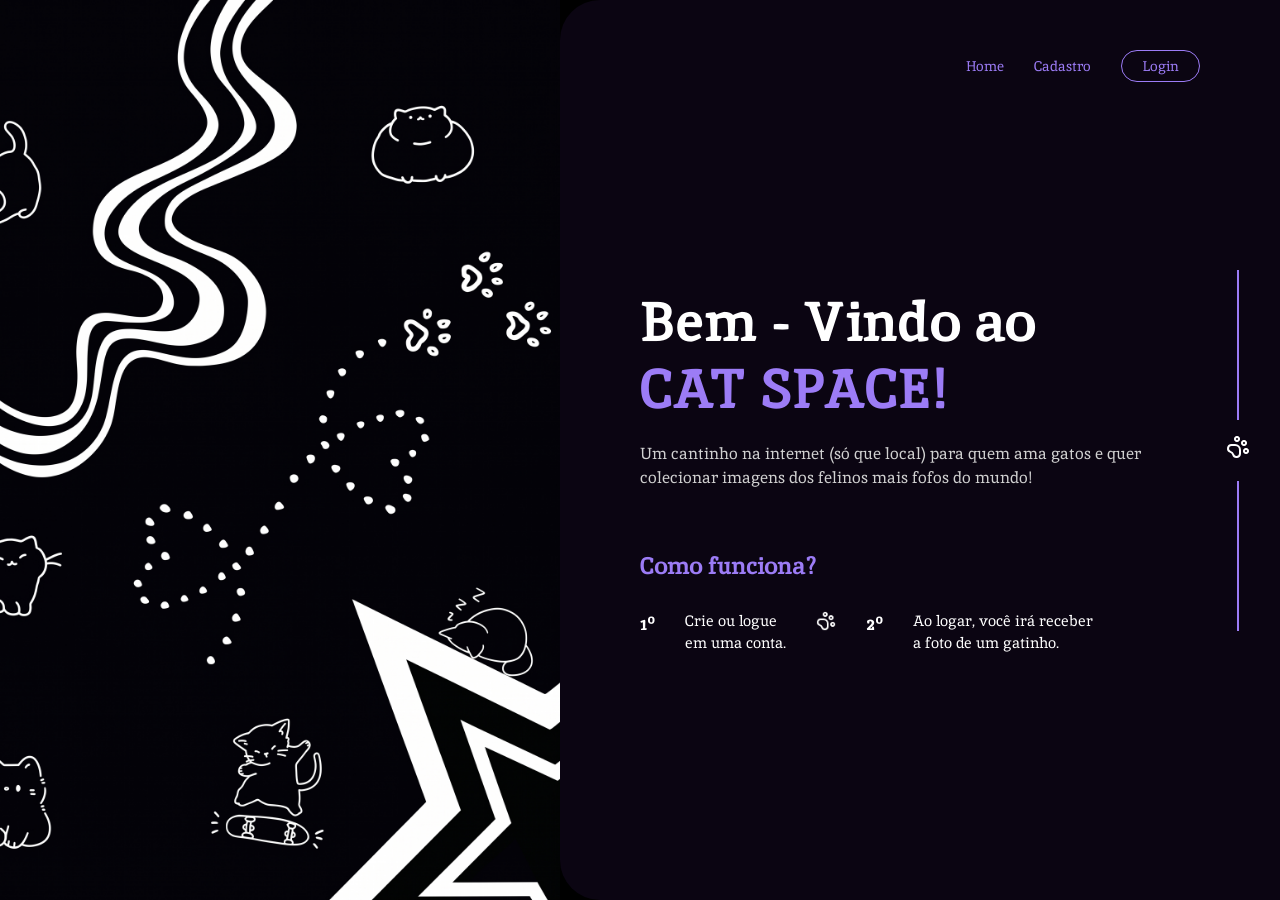
<file: frontend/html/index.html>
<!DOCTYPE html>
<html lang="pt-BR">
<head>
    <meta charset="UTF-8">
    <meta name="viewport" content="width=device-width, initial-scale=1.0">
    <title>Cat Space</title>
    <link rel="stylesheet" href="../css/style.css">
    <link href="https://fonts.googleapis.com/css2?family=Fredoka:wght@400;600;700&family=Inter:wght@400;500;700&display=swap" rel="stylesheet">
</head>
<body>
 <div class="container">
        <div class="painel-esquerdo">
        </div>

        <div class="painel-direito">
            
            <nav class="navbar">
                <a href="#" id="nav-home">Home</a>
                <a href="#" id="nav-cad">Cadastro</a>
                <a href="#"  id="nav-login" class="btn-login">Login</a>
            </nav>

            <main class="content">
    
    <div id="tela-home">
        <h1 class="title">
            Bem - Vindo ao <br>
            <span class="cat">CAT SPACE!</span>
        </h1>
        
        <p class="subtitulo">
            Um cantinho na internet (só que local) para quem ama gatos e quer<br>
            colecionar imagens dos felinos mais fofos do mundo!
        </p>

        <h2 class="div-titulo">Como funciona?</h2>
        
        <div class="div-passos">
            <div class="passo">
                <span class="numero-passo">1º</span>
                <p>Crie ou logue<br>em uma conta.</p>
            </div>
                <img width="20" height="20" src="../src/paw-print.png" alt="">
            <div class="passo">
                <span class="numero-passo">2º</span>
                <p>Ao logar, você irá receber<br>a foto de um gatinho.</p>
            </div>
        </div>
    </div>

    <div id="tela-login" style="display: none;">
        <h1 class="title">
            Olá, <span class="cat">Bem- Vindo <br> de volta!</span>
        </h1>
        
        <form class="form-login">
            <div class="input-group">
                <label for="email">E-mail:</label>
                <input type="text" id="email" name="email">
            </div>
            
            <div class="input-group">
                <label for="senha">Senha:</label>
                <input type="password" id="senha" name="senha">
            </div>
            
            <p class="link-cadastro">Não tem uma conta? <a href="#">Cadastre-se!</a></p>
            
            <button type="button" class="btn-entrar" onclick="logar()">Entrar</button>
        </form>
    </div>

    <div id="tela-cadastro" style="display: none;">
        <h1 class="title">Cadastro</h1>
        
        <p class="subtitulo" style="margin-bottom: 30px;">
            Preencha com <span style="color: #9c7cf6; font-weight: 700;">carinho</span> as informações para encontrar os felinos <span style="color: #9c7cf6; font-weight: 700;">mais fofos</span> do <span style="color: #9c7cf6; font-weight: 700;">mundo</span>!
        </p>
<form class="form-cadastro">
    <div id="passo-1">
        <div class="input-group">
            <label for="cadNome">Nome do Usuário:</label>
            <input type="text" id="cadNome" name="nome" placeholder="Digite seu nome">
        </div>
        
        <div class="input-group">
            <label for="cadEmail">Email:</label>
            <input type="email" id="cadEmail" name="email" placeholder="seu@email.com">
        </div>

        <div class="input-group">
            <label for="cadData">Data de nascimento:</label>
            <input type="date" id="cadData" name="data">
        </div>

        <div class="input-row">
            <div class="input-group">
                <label for="cadSenha">Senha:</label>
                <input type="password" id="cadSenha" name="senha" placeholder="Mínimo 8 caracteres">
            </div>
            <div class="input-group">
                <label for="cadConfSenha">Confirmação senha:</label>
                <input type="password" id="cadConfSenha" name="confSenha" placeholder="Repita a senha">
            </div>
        </div>
        
        <button type="button" class="btn-entrar" id="btn-proximo" style="width: 100%;">Próximo ➔</button>
    </div>

    <div id="passo-2" style="display: none;">
        <div class="input-group">
            <label for="cadQtd">Quantos gatos você tem?</label>
            <input type="number" id="cadQtd" name="qtd" min="0" placeholder="Ex: 2">
        </div>
        
        <div class="input-group">
            <label>Qual é a personalidade de gato favorita?</label>
            <div class="opcoes-grupo" id="opPersona">
            </div>
        </div>

        <div class="input-group">
            <label>Qual é a sua cor de pelo favorita?</label>
            <div class="opcoes-grupo" id="opCor">
            </div>
        </div>

        <div class="input-group">
            <label for="cad-raca">Raça de gato favorita:</label>
            <select id="cad-raca" name="raca" class="input-select">
                <option value="" disabled selected>Selecione uma raça</option>                    
            </select>
        </div>
        
        <div class="botoes-nav">
            <button type="button" class="btn-secundario" id="btn-voltar">⬅ Voltar</button>
            <button type="button" class="btn-entrar" style="flex: 1; margin-top: 0;" onclick="cadastrarUsuario()">Cadastrar</button>
        </div>
    </div>
</form> 
    </div>

</main>

            <div class="decoracao-lateral">
                <div class="linha"></div>
                <span class="patas-gato"><img src="../src/paw-print.png" alt=""></span>
                <div class="linha"></div>
            </div>
        </div>
    </div>
</body>
</html>


<script>
let telaHome, telaLogin, telaCadastro;

window.onload = function irEvir() {
    telaHome = document.getElementById('tela-home');
    telaLogin = document.getElementById('tela-login');
    telaCadastro = document.getElementById('tela-cadastro');

    const btnHome = document.getElementById('nav-home');
    const btnLogin = document.getElementById('nav-login');
    const btnCad = document.getElementById('nav-cad');

    const passo1 = document.getElementById('passo-1');
    const passo2 = document.getElementById('passo-2');
    const btnProximo = document.getElementById('btn-proximo');
    const btnVoltar = document.getElementById('btn-voltar');

    btnProximo.addEventListener('click', function(e) {
        e.preventDefault();
        const nome = document.getElementById('cadNome').value.trim();
        const email = document.getElementById('cadEmail').value.trim();
        const data = document.getElementById('cadData').value;
        const senha = document.getElementById('cadSenha').value;
        const confSenha = document.getElementById('cadConfSenha').value;

        if (!nome || !email || !data || !senha || !confSenha) {
            alert("Por favor, preencha todos os campos do Passo 1.");
            return;
        }
        if (senha !== confSenha) {
            alert("As senhas não coincidem.");
            return;
        }

        passo1.style.display = 'none';
        passo2.style.display = 'block';
    });

    btnVoltar.addEventListener('click', function(e) {
        e.preventDefault();
        passo2.style.display = 'none';
        passo1.style.display = 'block';
    });

    btnHome.addEventListener('click', function(e) {
        e.preventDefault();
        esconderTelas();
        telaHome.style.display = 'block';
    });
    
    btnCad.addEventListener('click', function(e) {
        e.preventDefault();
        esconderTelas();
        passo2.style.display = 'none'; 
        passo1.style.display = 'block'; 
        telaCadastro.style.display = 'block';
    });

    btnLogin.addEventListener('click', function(e) {
        e.preventDefault(); 
        esconderTelas();
        telaLogin.style.display = 'block';
    });
};

function listarRacas() {
    fetch('http://localhost:8080/racas')
        .then(response => {
            if (!response.ok) throw new Error("Serviço indisponível no momento");
            return response.json();
        })
        .then(racas => {
            const selectRaca = document.getElementById('cad-raca');
            for (var i = 0; i < racas.length; i++) {
                const raca = racas[i];
                selectRaca.innerHTML += `<option value="${raca.id}">${raca.nome}</option>`;
            }
        })
        .catch(erro => console.error("Erro ao carregar raças:", erro));
}

listarRacas();

function listarPersonalidades() {
    fetch('http://localhost:8080/personalidades')
        .then(response => {
            if (!response.ok) throw new Error("Serviço indisponível no momento");
            return response.json();
        })
        .then(personas => {
            const radioBtnPersona = document.getElementById('opPersona');
            for (var i = 0; i < personas.length; i++) {
                const persona = personas[i];
                radioBtnPersona.innerHTML += `<label><input type="radio" name="personalidade" value="${persona.id}"> ${persona.nome}</label>`;
            }
        })
        .catch(erro => console.error("Erro ao carregar personalidades:", erro));
}

function listarCores() {
    fetch('http://localhost:8080/cores')
        .then(response => {
            if (!response.ok) throw new Error("Serviço indisponível no momento");
            return response.json();
        })
        .then(cores => {
            const checkCor = document.getElementById('opCor');
            for (var i = 0; i < cores.length; i++) {
                const cor = cores[i];
                checkCor.innerHTML += `<label><input type="checkbox" name="cor" value="${cor.id}"> ${cor.nome}</label>`;
            }
        })
        .catch(erro => console.error("Erro ao carregar personalidades:", erro));
}

listarCores()
listarPersonalidades();

function validarCadastro() {
    const iptNome = document.getElementById('cadNome');
    const iptEmail = document.getElementById('cadEmail');
    const iptData = document.getElementById('cadData');
    const iptSenha = document.getElementById('cadSenha');
    const iptConfSenha = document.getElementById('cadConfSenha');
    const iptQtdGato = document.getElementById('cadQtd');

    if (!iptNome || !iptEmail || !iptData || !iptSenha || !iptConfSenha || !iptQtdGato) {
        alert("Erro interno: Elementos do formulário não encontrados.");
        return false;
    }

    const nome = iptNome.value.trim();
    const email = iptEmail.value.trim();
    const data = iptData.value;
    const senha = iptSenha.value;
    const confSenha = iptConfSenha.value;
    const qtdGato = iptQtdGato.value;

    if (!nome || !email || !data || !senha || !confSenha || !qtdGato) {
        alert("Por favor, preencha todos os campos.");
        return false;
    }

    if (!email.includes('@') || !email.includes('.')) {
        alert("Por favor, insira um e-mail válido.");
        return false;
    }

    const dataNascimento = new Date(data);
    const dataAtual = new Date();

    if (dataNascimento >= dataAtual) {
        alert("A data de nascimento não pode ser hoje ou no futuro.");
        return false;
    }

    if (isNaN(qtdGato) || Number(qtdGato) < 0) {
        alert("A quantidade de gatos deve ser um número válido (zero ou maior).");
        return false;
    }

    if (senha.length < 8) {
        alert("A senha deve ter no mínimo 8 caracteres.");
        return false;
    }

    if (senha !== confSenha) {
        alert("As senhas não coincidem.");
        return false;
    }

    return true;
}

function cadastrarUsuario() {
    if (validarCadastro() !== true) {
        return;
    }

    const selectRaca = document.getElementById('cad-raca');
    if (selectRaca.value === "") {
        alert("Por favor, selecione uma raça.");
        return;
    }

    const raca = selectRaca.value; 
    const iptNome = document.getElementById('cadNome');
    const iptEmail = document.getElementById('cadEmail');
    const iptData = document.getElementById('cadData');
    const iptSenha = document.getElementById('cadSenha');
    const iptQtdGato = document.getElementById('cadQtd');

    const corSelecionada = document.querySelectorAll('input[name=cor]:checked');
    const cores = [];
    corSelecionada.forEach((cor) => {
        cores.push(cor.value); 
    });
        
    const usuario = {
        "nome": iptNome.value,
        "email": iptEmail.value,
        "dataNascimento": iptData.value,
        "qtdGatosTem": Number(iptQtdGato.value),
        "senha": iptSenha.value,
        "fkRacaFavorita": raca,
        "coresFavoritas": cores 
    };

    fetch('http://localhost:8080/usuarios', {
        method: 'POST', 
        headers: {
            'Content-Type': 'application/json' 
        },
        body: JSON.stringify(usuario)
    })
    .then(response => {
        if (response.status === 201) {
            console.log("Usuario salvo com sucesso!");
            return response.json(); 
        } else {
            console.log("Erro no fetch cadastro!");
            throw new Error("Falha ao cadastrar o usuário. Status: " + response.status);        
        }
    })
    .then(dadosRetornados => {
        console.log("Sucesso:", dadosRetornados);
        esconderTelas();
        telaLogin.style.display = 'block';
    })
    .catch(erro => {
        console.error("Erro:", erro.message);
        alert(erro.message);
    });
}

function logar(){
    const senha = document.getElementById('senha').value.trim();
    const email = document.getElementById('email').value.trim();
     
    fetch('http://localhost:8080/usuarios')
        .then(response => {
            if (!response.ok) throw new Error("Serviço indisponível no momento");
            return response.json();
        })
        .then(usuarios => {
            for (var i = 0; i < usuarios.length; i++) {
                const user = usuarios[i];
                if(user.email == email && user.senha == senha){
                    sessionStorage.setItem("idUser", user.id);
                    console.log(user.id)
                    sessionStorage.setItem("nomeUser", user.nome);
                    console.log(user.nome)

                    window.location.href = "home.html"
                    return;
                }
            }
            alert("Email ou senha incorretos!")
        })
        .catch(erro => console.error("Erro ao carregar usuarios:", erro));
}



function esconderTelas() {
    telaHome.style.display = 'none';
    telaLogin.style.display = 'none';
    telaCadastro.style.display = 'none';
}
</script>
</file>
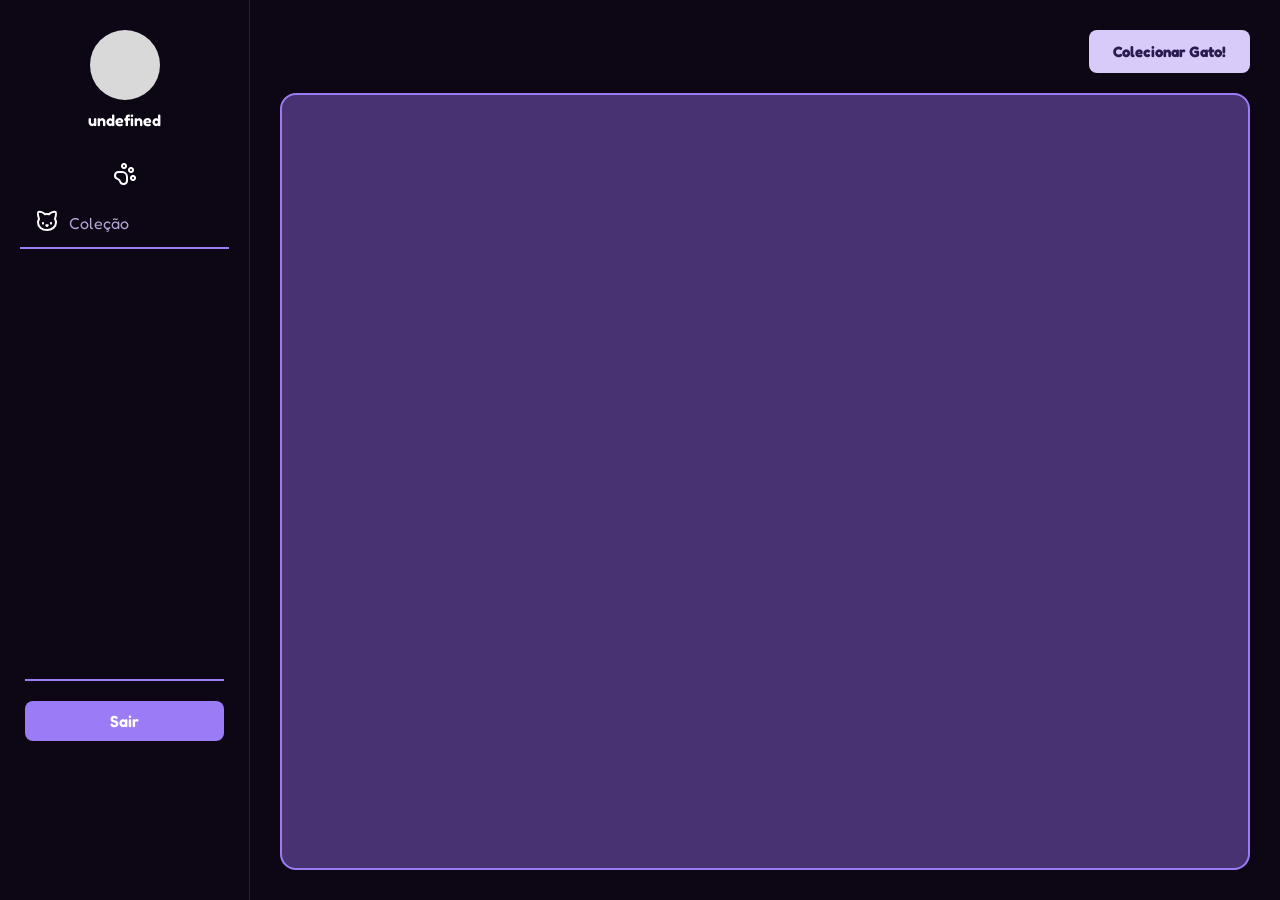
<file: frontend/html/home.html>
<!DOCTYPE html>
<html lang="pt-BR">
<head>
    <meta charset="UTF-8">
    <meta name="viewport" content="width=device-width, initial-scale=1.0">
    <title>Cat Space - Coleção</title>
    <link rel="stylesheet" href="../css/home.css">
    <link href="https://fonts.googleapis.com/css2?family=Fredoka:wght@400;600;700&family=Inter:wght@400;500;700&display=swap" rel="stylesheet">
</head>
<body>

    <div class="painel-principal">
        
        <aside class="barra-lateral">
            <div class="perfil-usuario">
                <div class="foto-perfil"></div>
                <span class="nome-usuario" id="nome">Nome</span>
                <span class="icone-patinha"><img src="../src/paw-print.png" alt=""></span>
            </div>

            <nav class="menu-lateral">
                <a href="#" class="menu-item ativo">
                    <span class="icone-gato"><img src="../src/cat.png" alt=""></span> Coleção
                </a>
            </nav>



            <div class="sair-container">
                <br/>
                <button class="botao-sair" onclick="sair()">Sair</button>
            </div>
        </aside>

        <main class="conteudo-principal">
            
            <header class="cabecalho-topo">
                <button class="botao-colecionar" onclick="cadastrarColecao()">Colecionar Gato!</button>
            </header>

            <section class="container-galeria">
                <div class="grade-gatos" id="galeria">
                    <!-- Os gatinhos serão injetados dinamicamente -->
                </div>
            </section>

        </main>

    </div>

</body>
</html>
<script>
    
let listaGatos;
let nomeUser = sessionStorage.nomeUser

window.onload = async function inicializarPagina() {

    nome.innerHTML= nomeUser;
        await listarColecao();
        
        await carregarFotosGatinhos();

        aleatorizarGato();
    };


async function carregarFotosGatinhos(){
       try{
        const resposta = await fetch("http://localhost:8080/gatos"); 
        
        if (resposta.ok) {
             listaGatos = await resposta.json();
            const galeriaDosGatinhos = document.getElementById("galeria");
                galeriaDosGatinhos.innerHTML = "";

            listaGatos.forEach(gato => {
                const cardGato = document.createElement("div");
                cardGato.className = "card-gato";
                
                const img = document.createElement("img");
                const h3 = document.createElement("h3");

                img.alt = gato.nome;
                img.id = `gato-${gato.id}`;
                img.src= gato.urlFoto;

                if (listaIdsGatos.includes(gato.id)) {
                        img.className = "desbloqueado"; 
                    }else{
                        img.className = "gato-img"; 

                    }

                h3.innerText = gato.nome
                h3.className = "nome-gato"; 

                cardGato.appendChild(img);
                cardGato.appendChild(h3);

                galeriaDosGatinhos.appendChild(cardGato);

            });
       }


    }catch (erro) {
        console.error("Erro ao carregar a galeria de gatos:", erro);
    }
    }


    let idGatoSorteado;
    function aleatorizarGato(){
        fetch("http://localhost:8080/gatos/aleatorizar")
        .then(response =>{
            if (!response.ok) throw new Error("Serviço indisponível no momento");
            return response.json()
        }).then(gato =>{
            idGatoSorteado = gato;
            console.log(idGatoSorteado);
        })
    }
aleatorizarGato()

listaId = [];
let idUser = sessionStorage.idUser

console.log("esse" + idUser);

function cadastrarColecao(){
    if (!idGatoSorteado) {
            alert("Nenhum gato sorteado ainda!");
            return;
    }

    const colecao = {
    "fkUsuario": Number(idUser),
    "fkGato": Number(idGatoSorteado)
    }

    fetch('http://localhost:8080/colecoes', {
        method: 'POST', 
        headers: {
            'Content-Type': 'application/json' 
        },
        body: JSON.stringify(colecao)
    }) 
    .then(response => {
        if (response.status === 201) {
            console.log("Gato novo adquirido salvo com sucesso!");
            alert("Você ganhou um gatinho novo!!! Olhe a sua coleção <3")
            window.location.reload();        
        } else if(response.status === 409){
            alert("Você já tem esse gatinho, tente novamente!")
            window.location.reload();        

        }
        else {
            console.log("Erro no fetch do cad colecao!");
            throw new Error("Falha ao cadastrar o gatinho na colecao. Status: " + response.status);        
        }
})
}


let listaIdsGatos = [];

async function listarColecao(){
    try{
    const response = await fetch(`http://localhost:8080/colecoes/${idUser}`)
           
        if (!response.ok){
            throw new Error("Serviço indisponível no momento");
            return response.json();
        }

        const colecoes = await response.json();
        listaIdsGatos = []
        
       colecoes.forEach(colecao => {
         listaIdsGatos.push(colecao.fkGato);
        })    
        console.log(colecoes)

}
catch(erro){
 console.error("Erro ao carregar colecao:", erro);
}
}


function sair(){
    sessionStorage.clear(); 
        window.location.href = "index.html";
}
</script>
</file>
<file: frontend/css/style.css>
@import url('https://fonts.googleapis.com/css2?family=Inika:wght@400;700&display=swap');
@import url('https://fonts.googleapis.com/css2?family=Inika:wght@400;700&family=Kavoon&display=swap');

* {
    margin: 0;
    padding: 0;
    box-sizing: border-box;
}

body {
    background-color: #000; 
    font-family: "Inika", serif;
    font-weight: 400;
    font-style: normal;    
    color: #ffffff;
    height: 100vh;
    display: flex;
    justify-content: center;
    align-items: center;
    overflow-y: hidden;
    
}

.container {
    display: flex;
    width: 100%;
    height: 100vh;
    max-width: 1600px;
}

.painel-esquerdo {
    flex: 1;
    background-image: url('../src/fundo-gatinhos.jpg'); 
    background-size: cover;
    background-position: center;
    background-repeat: no-repeat;
}

.painel-direito {
    flex: 1;
    background-color: #0b0512; 
    border-top-left-radius: 40px;
    border-bottom-left-radius: 40px;
    padding: 50px 80px;
    position: relative;
    display: flex;
    flex-direction: column;
}

.navbar {
    display: flex;
    justify-content: flex-end;
    align-items: center;
    gap: 30px;
    margin-bottom: 10px;
}

.navbar a {
    text-decoration: none;
    color: #9c7cf6;
    font-size: 0.9rem;
    font-weight: 500;
    transition: color 0.3s;
}

.navbar a:hover {
    color: #bfa8ff;
}

.btn-login {
    border: 1px solid #9c7cf6;
    padding: 6px 20px;
    border-radius: 20px;
    background: transparent;
}

.btn-login:hover {
    background: #9c7cf6;
    color: #0b0512 !important;
}

.content {
    flex-grow: 1;
    display: flex;
    flex-direction: column;
    justify-content: center;
    max-width: 600px;
}

.title {
    font-family: 'Fredoka', sans-serif;  font-family: "Inika", serif;
    font-size: 3.5rem;
    font-weight: 700;
    line-height: 1.2;
    margin-bottom: 20px;
}

.cat {
     font-family: "Inika", serif;
  font-weight: 700;
  font-style: normal;
    color: #9c7cf6;
    text-transform: uppercase;
}

.subtitulo {
    font-size: 1rem;
    line-height: 1.5;
    color: #d1d1d1;
    margin-bottom: 60px;
}

/* Seção: Como funciona */
.div-titulo {
    color: #9c7cf6;
    font-size: 1.5rem;
    margin-bottom: 30px;
}

.div-passos {
    display: flex;
    gap: 30px;
}

.passo {
    display: flex;
    align-items: flex-start;
    gap: 30px;
    font-size: 0.95rem;
    line-height: 1.4;
    position: relative;
}

.numero-passo {
    font-weight: bold;
    font-size: 1.2rem;
}

.passo .paw-icon {
    position: absolute;
    right: -30px;
    top: 50%;
    transform: translateY(-50%);
    font-size: 1.2rem;
    margin-left: 10px;
    filter: grayscale(1) brightness(2);
}
.decoracao-lateral {
    position: absolute;
    right: 30px;
    top: 0;
    bottom: 0;
    display: flex;
    flex-direction: column;
    align-items: center;
    justify-content: center;
    gap: 15px;
}

.decoracao-lateral .linha {
    width: 2px;
    height: 150px;
    background-color: #9c7cf6;
}

.decoracao-lateral .patas-gato {
    font-size: 1.5rem;
}

.patas-gato
{
    font-size: 1.5rem;
    filter: grayscale(1) brightness(5);
}


/*login*/

.form-login {
    display: flex;
    flex-direction: column;
    gap: 20px;
    width: 100%;
    max-width: 450px; 
}
.input-group {
    display: flex;
    flex-direction: column;
    gap: 8px;
}

.input-group label {
    font-family: "Inika", serif;
    font-size: 1rem;
    font-weight: 700;
    color: #ffffff;
}

.input-group input {
    background-color: #DBC3FF;
    border-radius: 8px;
    padding: 15px;
    height: 45px;
    font-family: "Inter", sans-serif;
    font-size: 1rem;
    color: #0b0512;
    outline: none;
    margin-bottom: 10px;
}
.senhas {
    display: flex;
    gap: 15px;
    width: 100% !important;
}

.input-row {
    display: flex;
    gap: 15px;
    width: 100%;
}

.input-row .input-group {
    flex: 1;
}

.form-cadastro {
    display: flex;
    flex-direction: column;
    gap: 18px;
    width: 100%;
    max-width: 520px;
    max-height: 70vh;  
    overflow-y: auto;
    padding-right: 10px;
}

.input-group input, 
.input-group select.input-select {
    background-color: #1a102f; 
    border: 1px solid rgba(156, 124, 246, 0.3);
    border-radius: 10px;
    padding: 12px 16px;
    height: 48px;
    font-family: "Inter", sans-serif;
    font-size: 0.95rem;
    color: #ffffff;
    outline: none;
    transition: all 0.3s ease;
}

.input-group input:focus, 
.input-group select.input-select:focus {
    border-color: #9c7cf6;
    box-shadow: 0 0 10px rgba(156, 124, 246, 0.4);
    background-color: #22143d;
}

.opcoes-grupo {
    display: grid;
    grid-template-columns: repeat(auto-fill, minmax(130px, 1fr));
    gap: 10px;
    margin-top: 5px;
    margin-bottom: 10px;
}

.opcoes-grupo label {
    display: flex;
    align-items: center;
    gap: 8px;
    background-color: #DBC3FF;
    border: 1px solid rgba(156, 124, 246, 0.2);
    padding: 10px 12px;
    border-radius: 8px;
    font-family: "Inter", sans-serif !important;
    font-size: 0.85rem !important;
    color: #150c26 !important;
    cursor: pointer;
    transition: all 0.2s ease-in-out;
}

.opcoes-grupo label:hover {
    border-color: #9c7cf6;
    background-color: #251644;
    color: #ffffff !important;
}

.opcoes-grupo input[type="radio"]:checked + span,
.opcoes-grupo input[type="checkbox"]:checked {
    accent-color: #9c7cf6;
}

.opcoes-grupo input[type="radio"],
.opcoes-grupo input[type="checkbox"] {
    accent-color: #9c7cf6;
    width: 15px;
    height: 15px;
    cursor: pointer;
}


.botoes-nav {
    display: flex;
    gap: 15px;
    margin-top: 15px;
}

.btn-secundario {
    background-color: transparent;
    color: #9c7cf6;
    font-family: "Inika", serif;
    font-size: 1.1rem;
    font-weight: 700;
    border: 2px solid #9c7cf6;
    border-radius: 8px;
    padding: 15px;
    cursor: pointer;
    transition: all 0.3s;
}

.btn-entrar {
    background-color: #ae8bfa;
    color: #ffffff;
    font-family: "Inika", serif;
    font-size: 1.1rem;
    font-weight: 700;
    border: none;
    border-radius: 8px;
    padding: 15px;
    cursor: pointer;
    transition: background-color 0.3s;
    margin-top: 10px;
}

.btn-entrar:hover {
    background-color: #9c7cf6; 
}
.btn-secundario:hover {
    background-color: #9c7cf6;
    color: #0b0512;
}
</file>
<file: frontend/css/home.css>
* {
    margin: 0;
    padding: 0;
    box-sizing: border-box;
    font-family: 'Fredoka', sans-serif;
}

body {
    background-color: #0d0614;
    color: #ffffff;
    height: 100vh;
}

.painel-principal {
    display: flex;
    height: 100vh;
}

.barra-lateral {
    width: 250px;
    background-color: #0d0614;
    border-right: 1px solid rgba(156, 124, 246, 0.2);
    display: flex;
    flex-direction: column;
    height: 100vh;
    align-items: center;
    padding: 30px 0;
    position: fixed;
    
}

.perfil-usuario {
    display: flex;
    flex-direction: column;
    align-items: center;
    gap: 10px;
}

.foto-perfil {
    width: 70px;
    height: 70px;
    background-color: #d9d9d9;
    border-radius: 50%;
}

.nome-usuario {
    font-size: 16px;
    font-weight: 600;
}

.icone-patinha {
    font-size: 14px;
    margin-top: 30%;

}

.menu-lateral {
    width: 100%;
    padding: 0 20px;
}

.menu-item {
    display: flex;
    align-items: center;
    gap: 10px;
    color: #b1a7d6;
    text-decoration: none;
    font-size: 16px;
    padding: 10px 15px;
    border-bottom: 2px solid #9c7cf6;
    margin-top: 5%;
}

.sair-container {
    border-top: 2px solid #9c7cf6;
    margin-top: 430px;
    width: 80%;
}

.botao-sair {
    width: 100%;
    background-color: #9c7cf6;
    color: #ffffff;
    border: none;
    padding: 10px;
    border-radius: 8px;
    font-size: 16px;
    font-weight: 600;
    cursor: pointer;
    transition: background 0.3s;
}

.botao-sair:hover {
    background-color: #8561f4;
}

/* Conteúdo Principal */
.conteudo-principal {
    flex: 1;
    display: flex;
    flex-direction: column;
    margin-left: 250px;
    width: calc(100% - 250px);
    padding: 30px;
}

.cabecalho-topo {
    display: flex;
    justify-content: flex-end;
    margin-bottom: 20px;
    width: 100%;
}

.botao-colecionar {
    background-color: #d8cbf9;
    color: #2b1b4e;
    border: none;
    padding: 12px 24px;
    border-radius: 8px;
    font-weight: 700;
    font-size: 15px;
    cursor: pointer;
    transition: background 0.3s;
}

.botao-colecionar:hover {
    background-color: #c4b3f7;
}

/* Caixa Principal de Gatos */
.container-galeria {
    flex: 1;
    border: 2px solid #9c7cf6;
    border-radius: 16px;
    background-color: #483272;
    height: 1000px;
    padding: 30px;
    display: flex;
    align-items: center;
    justify-content: center;
}

.grade-gatos {
    display: grid;
    grid-template-columns: repeat(4, 1fr);
    gap: 30px 40px;
    width: 100%;
    max-width: 900px;
}

.card-gato {
    display: flex;
    flex-direction: column;
    align-items: center;
    gap: 8px;
    width: 200px;
    height: 200px;
    background-color: #2b1b4e;
    border-radius: 8px;
    border: 1px solid #180f2b;
    border-left: 6px solid #180f2b;
}


.gato-img {
    filter: blur(6px) brightness(53%) grayscale(100%);
    opacity: 0.4;
    transition: 0.3s ease-in-out;
    width: 150px;
    height: 150px;
}

.desbloqueado {
    filter: blur(0px) grayscale(0%), brightness(100%);
    opacity: 1;
    transition: 0.3s ease-in-out;
    width: 150px;
    height: 150px;
}
.quadrado-foto-gato {
    width: 130px;
    height: 150px;
    background-color: #b1a7d6;
    border-radius: 12px;
}

.nome-gato {
    font-size: 14px;
    font-weight: 600;
    color: #9c7cf6;
}
</file>
